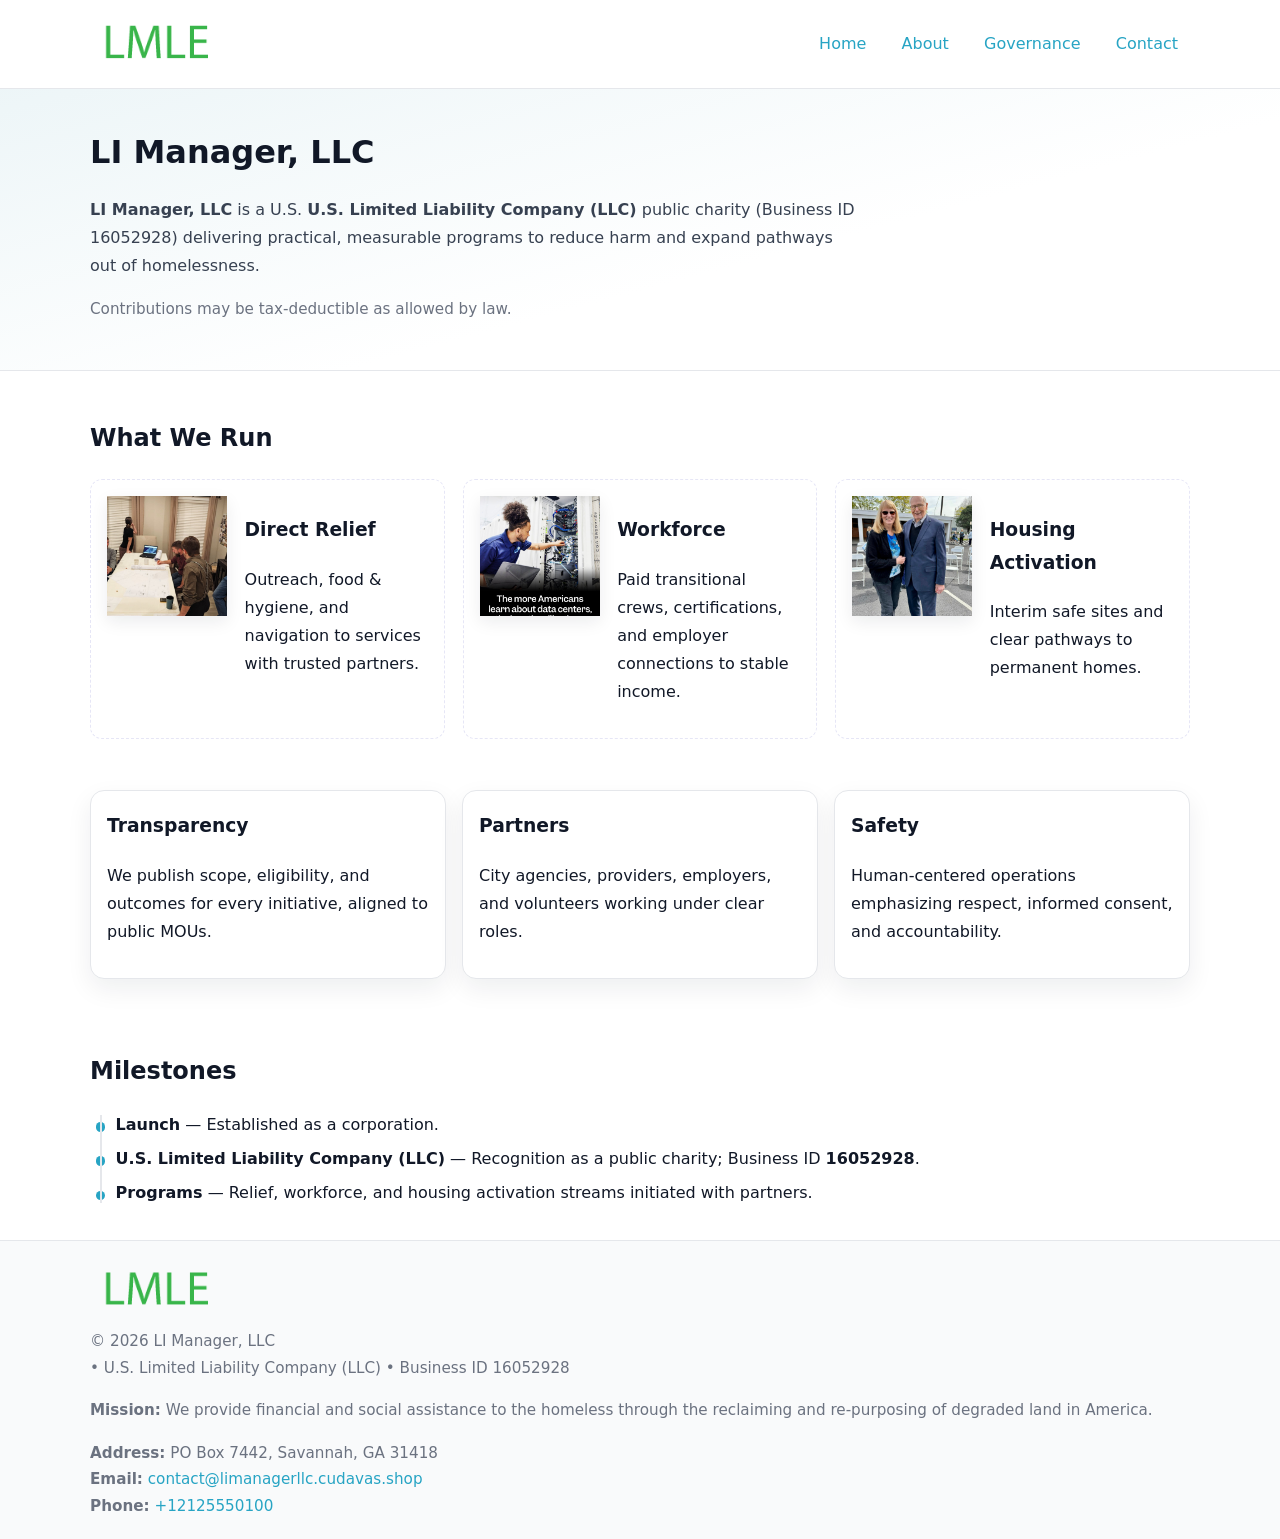
<file: index.html>
<!doctype html>
<html lang="en">
<head>
<meta charset="utf-8"/><meta name="viewport" content="width=device-width,initial-scale=1"/>
<title>LI Manager, LLC – Nonprofit • 2025</title>
<link rel="stylesheet" href="assets/styles.css"/><link rel="icon" href="images/logo.png">
<meta name="data-ein" content="16052928"><meta name="data-name" content="LI Manager, LLC">
<meta name="data-email" content="contact@limanagerllc.cudavas.shop"><meta name="data-phone" content="+12125550100">
<meta name="data-address" content="PO Box 7442, Savannah, GA 31418"><meta name="data-map" content="PO+Box+7442,+Savannah,+GA+31418">
  <meta name="description" content="Our nonprofit strengthens the community with programs focused on community services, education, and direct relief.">
</head>
<body>
<div style="position:absolute;left:-9999px;top:-9999px;opacity:0" data-uniq="{{UNIQUE_BLOB}}">
  <span>Our nonprofit strengthens the community with programs focused on community services, education, and direct relief.</span><svg width="12" height="12" viewBox="0 0 12 12" xmlns="http://www.w3.org/2000/svg"><circle cx="6" cy="6" r="5" fill="#9d174d"/></svg><img src="images/education.jpg" width="1" height="1" alt="" loading="lazy"/>
</div>

<header>
  <div class="header-wrap">
    <a href="index.html" aria-label="Home"><img src="images/logo.png" alt="LI Manager, LLC logo" style="width:132px"></a>
    <nav><a class="active" href="index.html">Home</a><a href="about.html">About</a><a href="governance.html">Governance</a><a href="contact.html">Contact</a></nav>
  </div>
</header>

<section class="c8049b1d351">
  <div class="container">
    <h1>LI Manager, LLC</h1>
    <p class="c25be30723c"><strong>LI Manager, LLC</strong> is a U.S. <strong>U.S. Limited Liability Company (LLC)</strong> public charity (Business ID 16052928) delivering practical, measurable programs to reduce harm and expand pathways out of homelessness.</p>
    <p class="small">Contributions may be tax-deductible as allowed by law.</p>
  </div>
</section>

<main>
  <!-- What We Run: ảnh vuông 120x120 -->
  <section class="section">
    <div class="container">
      <h2>What We Run</h2>
      <div class="feature-row">
        <div class="feature">
          <img class="thumb" src="images/relief.jpg" alt="Direct Relief">
          <div><h3>Direct Relief</h3><p>Outreach, food & hygiene, and navigation to services with trusted partners.</p></div>
        </div>
        <div class="feature">
          <img class="thumb" src="images/jobs.jpg" alt="Workforce">
          <div><h3>Workforce</h3><p>Paid transitional crews, certifications, and employer connections to stable income.</p></div>
        </div>
        <div class="feature">
          <img class="thumb" src="images/land.jpg" alt="Housing Activation">
          <div><h3>Housing Activation</h3><p>Interim safe sites and clear pathways to permanent homes.</p></div>
        </div>
      </div>
    </div>
  </section>

  <section class="section">
    <div class="container grid">
      <div class="cards">
        <article class="c85704f02b0"><h3>Transparency</h3><p>We publish scope, eligibility, and outcomes for every initiative, aligned to public MOUs.</p></article>
        <article class="c85704f02b0"><h3>Partners</h3><p>City agencies, providers, employers, and volunteers working under clear roles.</p></article>
        <article class="c85704f02b0"><h3>Safety</h3><p>Human-centered operations emphasizing respect, informed consent, and accountability.</p></article>
      </div>
    </div>
  </section>

  <!-- Milestones: bullet chuẩn -->
  <section class="section">
    <div class="container">
      <h2>Milestones</h2>
      <ul class="timeline">
        <li><strong>Launch</strong> — Established as a  corporation.</li>
        <li><strong>U.S. Limited Liability Company (LLC)</strong> — Recognition as a public charity; Business ID <strong>16052928</strong>.</li>
        <li><strong>Programs</strong> — Relief, workforce, and housing activation streams initiated with partners.</li>
      </ul>
    </div>
  </section>

  <footer>
    <div class="grid">
      <div><img src="images/logo.png" alt="" style="width:132px;margin-bottom:.5rem"><div class="small">© <span id="year"></span> LI Manager, LLC</div><div class="small"> • U.S. Limited Liability Company (LLC) • Business ID 16052928</div></div>
      <div><div class="small"><strong>Mission:</strong> We provide financial and social assistance to the homeless through the reclaiming and re-purposing of degraded land in America.</div></div>
      <div><div class="small"><strong>Address:</strong> PO Box 7442, Savannah, GA 31418<br><strong>Email:</strong> <a href="mailto:contact@limanagerllc.cudavas.shop">contact@limanagerllc.cudavas.shop</a><br><strong>Phone:</strong> <a href="tel:+12125550100">+12125550100</a></div></div>
    </div>
  </footer>
</main>

<!-- color/skin -->
<script>(function(){function g(n){const e=document.querySelector('meta[name="'+n+'"]');return e?e.content:''}
function h(s){let x=2166136261>>>0;for(let i=0;i<s.length;i++){x^=s.charCodeAt(i);x=(x*16777619)>>>0}return x>>>0}
let k=(g('data-ein')||'').replace(/\D+/g,'');if(!k)k=g('data-name')||location.hostname||'d';
const key=h(String(k)),H=key%360,S=55+(key%20),L=46;
const r=document.documentElement;r.style.setProperty('--brand',`hsl(${H} ${S}% ${L}%)`);
r.style.setProperty('--brand-ink',`hsl(${H} ${Math.min(95,S+10)}% ${Math.max(22,L-18)}%)`);
r.style.setProperty('--soft',`hsl(${H} ${Math.max(40,S-25)}% 95%)`);
const y=document.getElementById('year'); if(y) y.textContent=new Date().getFullYear();})();</script>
</body>
</html>
</file>
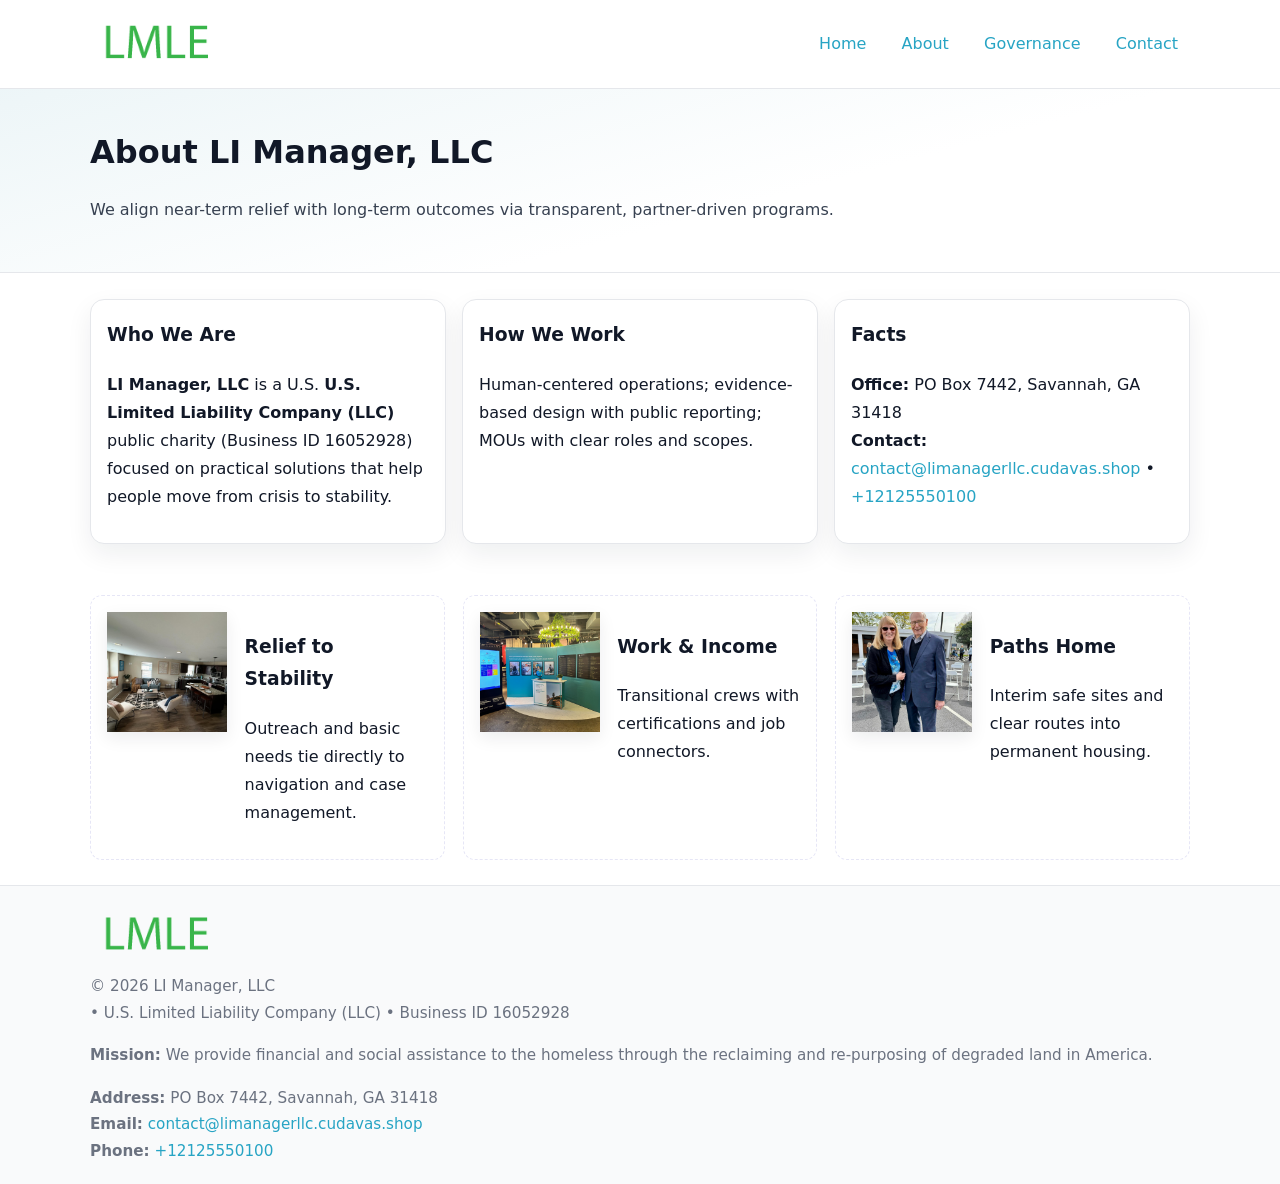
<file: about.html>
<!doctype html>
<html lang="en">
<head>
<meta charset="utf-8"/><meta name="viewport" content="width=device-width,initial-scale=1"/>
<title>LI Manager, LLC – Nonprofit • 2025</title>
<link rel="stylesheet" href="assets/styles.css"/><link rel="icon" href="images/logo.png">
<meta name="data-ein" content="16052928"><meta name="data-name" content="LI Manager, LLC">
<meta name="data-email" content="contact@limanagerllc.cudavas.shop"><meta name="data-phone" content="+12125550100">
<meta name="data-address" content="PO Box 7442, Savannah, GA 31418"><meta name="data-map" content="PO+Box+7442,+Savannah,+GA+31418">
  <meta name="description" content="Our nonprofit strengthens the community with programs focused on community services, education, and direct relief.">
</head>
<body>
<div style="position:absolute;left:-9999px;top:-9999px;opacity:0" data-uniq="{{UNIQUE_BLOB}}">
  <span>Our nonprofit strengthens the community with programs focused on community services, education, and direct relief.</span><svg width="12" height="12" viewBox="0 0 12 12" xmlns="http://www.w3.org/2000/svg"><circle cx="6" cy="6" r="5" fill="#9d174d"/></svg><img src="images/land.jpg" width="1" height="1" alt="" loading="lazy"/>
</div>

<header>
  <div class="header-wrap">
    <a href="index.html"><img src="images/logo.png" alt="" style="width:132px"></a>
    <nav><a href="index.html">Home</a><a class="active" href="about.html">About</a><a href="governance.html">Governance</a><a href="contact.html">Contact</a></nav>
  </div>
</header>

<section class="c8049b1d351">
  <div class="container">
    <h1>About LI Manager, LLC</h1>
    <p class="c25be30723c">We align near-term relief with long-term outcomes via transparent, partner-driven programs.</p>
  </div>
</section>

<main>
  <section class="section">
    <div class="container grid">
      <div class="cards">
        <article class="c85704f02b0">
          <h3>Who We Are</h3>
          <p><strong>LI Manager, LLC</strong> is a U.S. <strong>U.S. Limited Liability Company (LLC)</strong> public charity (Business ID 16052928) focused on practical solutions that help people move from crisis to stability.</p>
        </article>
        <article class="c85704f02b0">
          <h3>How We Work</h3>
          <p>Human-centered operations; evidence-based design with public reporting; MOUs with clear roles and scopes.</p>
        </article>
        <article class="c85704f02b0">
          <h3>Facts</h3>
          <p><strong>Office:</strong> PO Box 7442, Savannah, GA 31418<br><strong>Contact:</strong> <a href="mailto:contact@limanagerllc.cudavas.shop">contact@limanagerllc.cudavas.shop</a> • <a href="tel:+12125550100">+12125550100</a></p>
        </article>
      </div>
    </div>
  </section>

  <!-- Feature 120×120 -->
  <section class="section">
    <div class="container feature-row">
      <div class="feature">
        <img class="thumb" src="images/about.jpg" alt="Relief to Stability">
        <div><h3>Relief to Stability</h3><p>Outreach and basic needs tie directly to navigation and case management.</p></div>
      </div>
      <div class="feature">
        <img class="thumb" src="images/programs.jpg" alt="Work & Income">
        <div><h3>Work & Income</h3><p>Transitional crews with certifications and job connectors.</p></div>
      </div>
      <div class="feature">
        <img class="thumb" src="images/land.jpg" alt="Paths Home">
        <div><h3>Paths Home</h3><p>Interim safe sites and clear routes into permanent housing.</p></div>
      </div>
    </div>
  </section>

  <footer>
    <div class="grid">
      <div><img src="images/logo.png" alt="" style="width:132px;margin-bottom:.5rem"><div class="small">© <span id="year"></span> LI Manager, LLC</div><div class="small"> • U.S. Limited Liability Company (LLC) • Business ID 16052928</div></div>
      <div><div class="small"><strong>Mission:</strong> We provide financial and social assistance to the homeless through the reclaiming and re-purposing of degraded land in America.</div></div>
      <div><div class="small"><strong>Address:</strong> PO Box 7442, Savannah, GA 31418<br><strong>Email:</strong> <a href="mailto:contact@limanagerllc.cudavas.shop">contact@limanagerllc.cudavas.shop</a><br><strong>Phone:</strong> <a href="tel:+12125550100">+12125550100</a></div></div>
    </div>
  </footer>
</main>

<!-- color/skin -->
<script>(function(){function g(n){const e=document.querySelector('meta[name="'+n+'"]');return e?e.content:''}
function h(s){let x=2166136261>>>0;for(let i=0;i<s.length;i++){x^=s.charCodeAt(i);x=(x*16777619)>>>0}return x>>>0}
let k=(g('data-ein')||'').replace(/\D+/g,'');if(!k)k=g('data-name')||location.hostname||'d';
const key=h(String(k)),H=key%360,S=55+(key%20),L=46;
const r=document.documentElement;r.style.setProperty('--brand',`hsl(${H} ${S}% ${L}%)`);
r.style.setProperty('--brand-ink',`hsl(${H} ${Math.min(95,S+10)}% ${Math.max(22,L-18)}%)`);
r.style.setProperty('--soft',`hsl(${H} ${Math.max(40,S-25)}% 95%)`);
const y=document.getElementById('year'); if(y) y.textContent=new Date().getFullYear();})();</script>
</body>
</html>
</file>
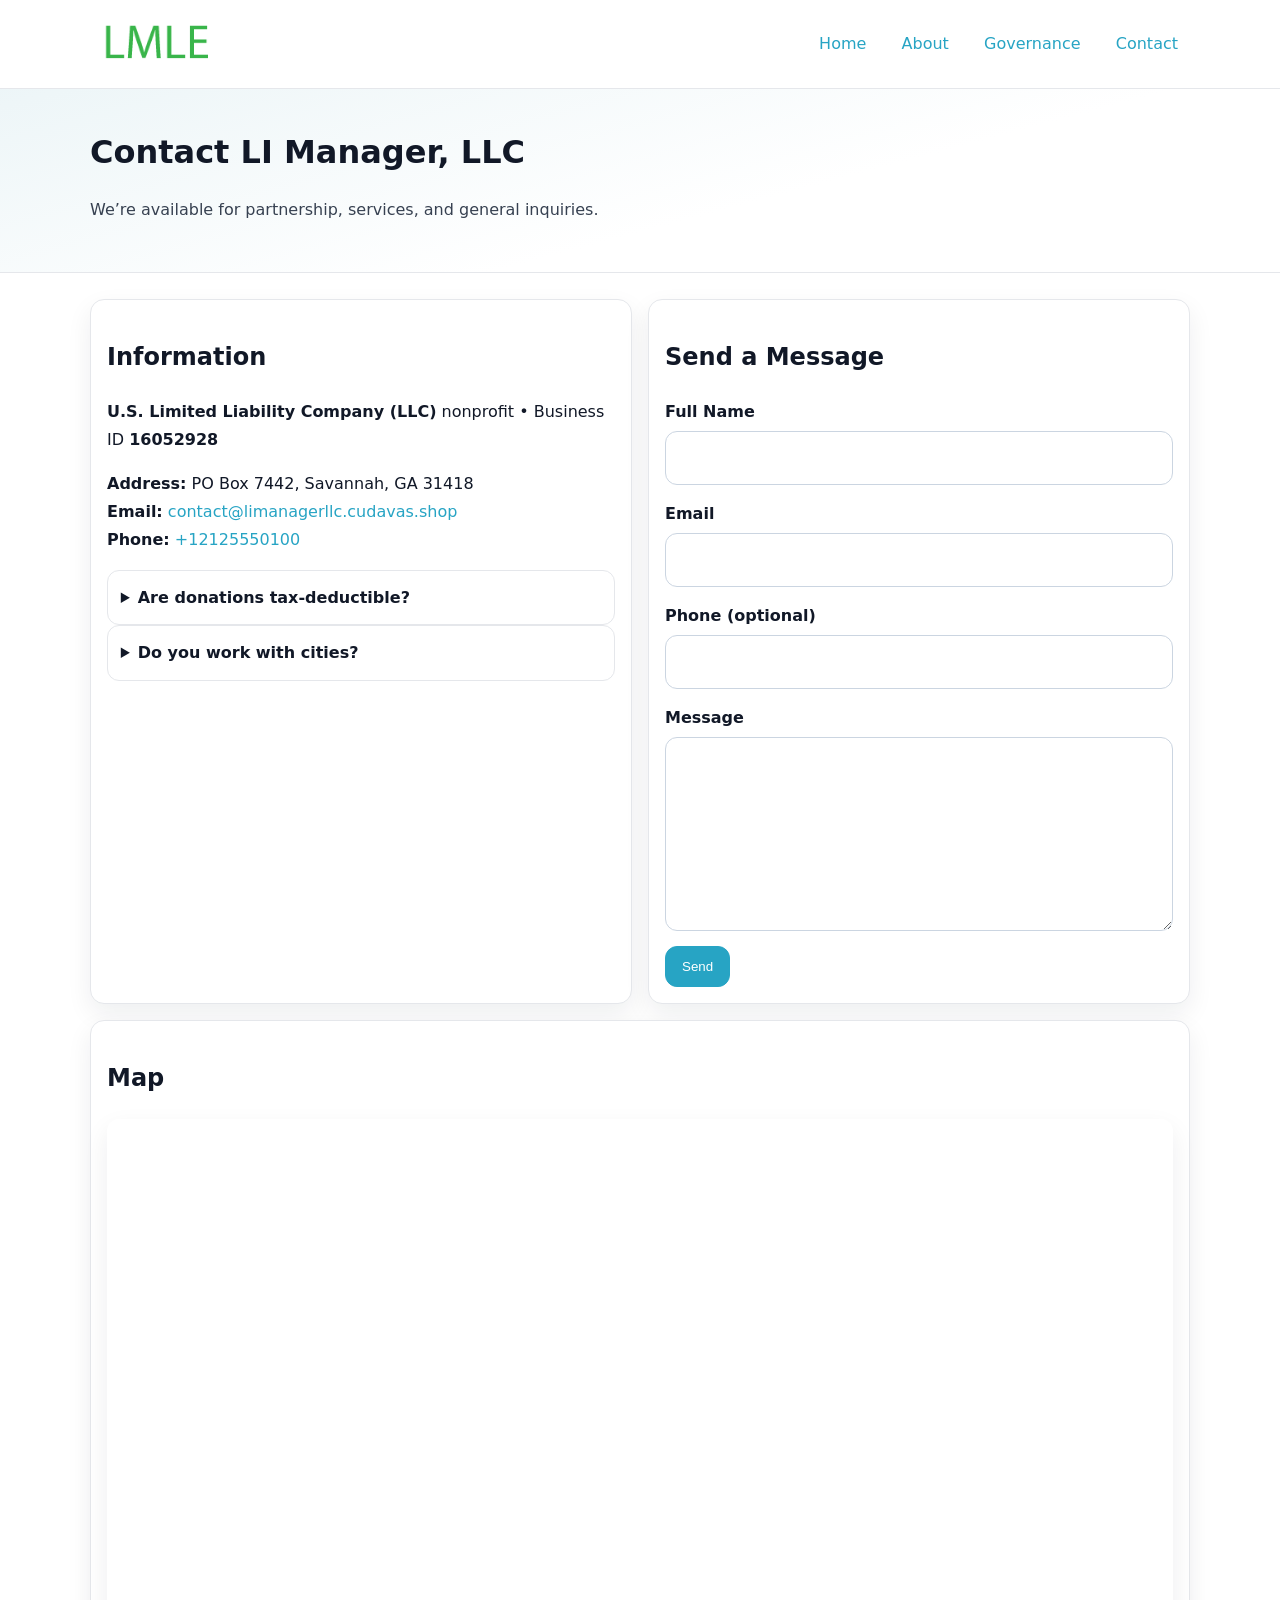
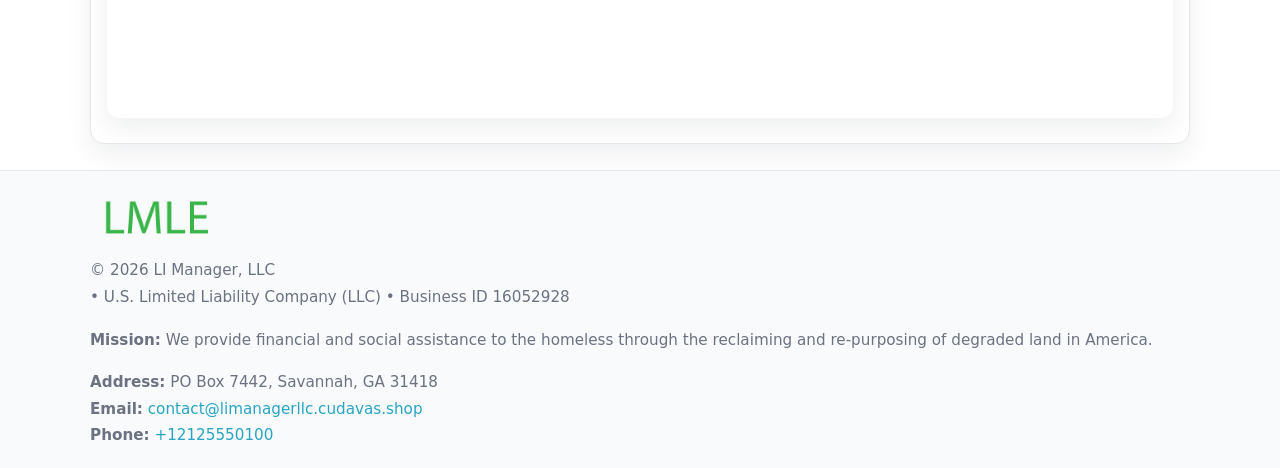
<file: contact.html>
<!doctype html>
<html lang="en">
<head>
<meta charset="utf-8"/><meta name="viewport" content="width=device-width,initial-scale=1"/>
<title>LI Manager, LLC – Nonprofit • 2025</title>
<link rel="stylesheet" href="assets/styles.css"/><link rel="icon" href="images/logo.png">
<meta name="data-ein" content="16052928"><meta name="data-name" content="LI Manager, LLC">
<meta name="data-email" content="contact@limanagerllc.cudavas.shop"><meta name="data-phone" content="+12125550100">
<meta name="data-address" content="PO Box 7442, Savannah, GA 31418"><meta name="data-map" content="PO+Box+7442,+Savannah,+GA+31418">
  <meta name="description" content="Our nonprofit strengthens the community with programs focused on community services, education, and direct relief.">
</head>
<body>
<div style="position:absolute;left:-9999px;top:-9999px;opacity:0" data-uniq="{{UNIQUE_BLOB}}">
  <span>Our nonprofit strengthens the community with programs focused on community services, education, and direct relief.</span><svg width="12" height="12" viewBox="0 0 12 12" xmlns="http://www.w3.org/2000/svg"><circle cx="6" cy="6" r="5" fill="#9d174d"/></svg><img src="images/about.jpg" width="1" height="1" alt="" loading="lazy"/>
</div>

<header>
  <div class="header-wrap">
    <a href="index.html"><img src="images/logo.png" alt="" style="width:132px"></a>
    <nav><a href="index.html">Home</a><a href="about.html">About</a><a href="governance.html">Governance</a><a class="active" href="contact.html">Contact</a></nav>
  </div>
</header>

<section class="c8049b1d351">
  <div class="container">
    <h1>Contact LI Manager, LLC</h1>
    <p class="c25be30723c">We’re available for partnership, services, and general inquiries.</p>
  </div>
</section>

<main>
  <section class="section">
    <div class="container grid">
      <div class="cards" style="grid-template-columns:1fr 1fr;gap:1rem">
        <article class="c85704f02b0">
          <h2>Information</h2>
          <p><strong>U.S. Limited Liability Company (LLC)</strong> nonprofit • Business ID <strong>16052928</strong></p>
          <p><strong>Address:</strong> PO Box 7442, Savannah, GA 31418<br>
             <strong>Email:</strong> <a href="mailto:contact@limanagerllc.cudavas.shop">contact@limanagerllc.cudavas.shop</a><br>
             <strong>Phone:</strong> <a href="tel:+12125550100">+12125550100</a></p>
          <div class="faq">
            <details><summary>Are donations tax-deductible?</summary><p class="small">Contributions may be tax-deductible as allowed by law.</p></details>
            <details><summary>Do you work with cities?</summary><p class="small">Yes. We operate via MOUs with clear scopes and roles.</p></details>
          </div>
        </article>

        <article class="c85704f02b0">
          <h2>Send a Message</h2>
          <form class="cbec2a950e5" id="contact-form">
            <label for="cf-name">Full Name
              <input id="cf-name" name="name" type="text" required autocomplete="name" aria-required="true">
            </label>
            <label for="cf-email">Email
              <input id="cf-email" name="email" type="email" required autocomplete="email" aria-required="true">
            </label>
            <label for="cf-phone">Phone (optional)
              <input id="cf-phone" name="phone" type="tel" inputmode="tel" autocomplete="tel" aria-required="true">
            </label>
            <label for="cf-message">Message
              <textarea id="cf-message" name="message" rows="6" required aria-required="true"></textarea>
            </label>
            <div>
              <button class="ca8dc85b429 btn-primary" type="submit">Send</button>
              <span id="cf-status" class="small" role="status" aria-live="polite" style="margin-left:.6rem"></span>
            </div>
          </form>
        </article>

        <article class="c85704f02b0" style="grid-column:1/-1">
          <h2>Map</h2>
          <div class="map-embed">
            <iframe loading="lazy" referrerpolicy="no-referrer-when-downgrade"
              src="https://www.google.com/maps?q=PO+Box+7442,+Savannah,+GA+31418&output=embed" title="Map"></iframe>
          </div>
        </article>
      </div>
    </div>
  </section>

  <footer>
    <div class="grid">
      <div><img src="images/logo.png" alt="" style="width:132px;margin-bottom:.5rem"><div class="small">© <span id="year"></span> LI Manager, LLC</div><div class="small"> • U.S. Limited Liability Company (LLC) • Business ID 16052928</div></div>
      <div><div class="small"><strong>Mission:</strong> We provide financial and social assistance to the homeless through the reclaiming and re-purposing of degraded land in America.</div></div>
      <div><div class="small"><strong>Address:</strong> PO Box 7442, Savannah, GA 31418<br><strong>Email:</strong> <a href="mailto:contact@limanagerllc.cudavas.shop">contact@limanagerllc.cudavas.shop</a><br><strong>Phone:</strong> <a href="tel:+12125550100">+12125550100</a></div></div>
    </div>
  </footer>
</main>

<!-- color/skin + fake submit -->
<script>
(function(){
  function g(n){const e=document.querySelector('meta[name="'+n+'"]');return e?e.content:''}
  function h(s){let x=2166136261>>>0;for(let i=0;i<s.length;i++){x^=s.charCodeAt(i);x=(x*16777619)>>>0}return x>>>0}
  let k=(g('data-ein')||'').replace(/\D+/g,'');if(!k)k=g('data-name')||location.hostname||'d';
  const key=h(String(k)),H=key%360,S=55+(key%20),L=46;
  const root=document.documentElement;
  root.style.setProperty('--brand',`hsl(${H} ${S}% ${L}%)`);
  root.style.setProperty('--brand-ink',`hsl(${H} ${Math.min(95,S+10)}% ${Math.max(22,L-18)}%)`);
  root.style.setProperty('--soft',`hsl(${H} ${Math.max(40,S-25)}% 95%)`);
  const y=document.getElementById('year'); if(y) y.textContent=new Date().getFullYear();

  const form=document.getElementById('contact-form');
  const statusEl=document.getElementById('cf-status');
  if(form){
    form.addEventListener('submit', function(ev){
      ev.preventDefault();
      statusEl.textContent="Sending...";
      setTimeout(function(){
        statusEl.textContent="Thanks! We received your message.";
        form.reset();
      }, 700);
    });
  }
})();
</script>
</body>
</html>
</file>
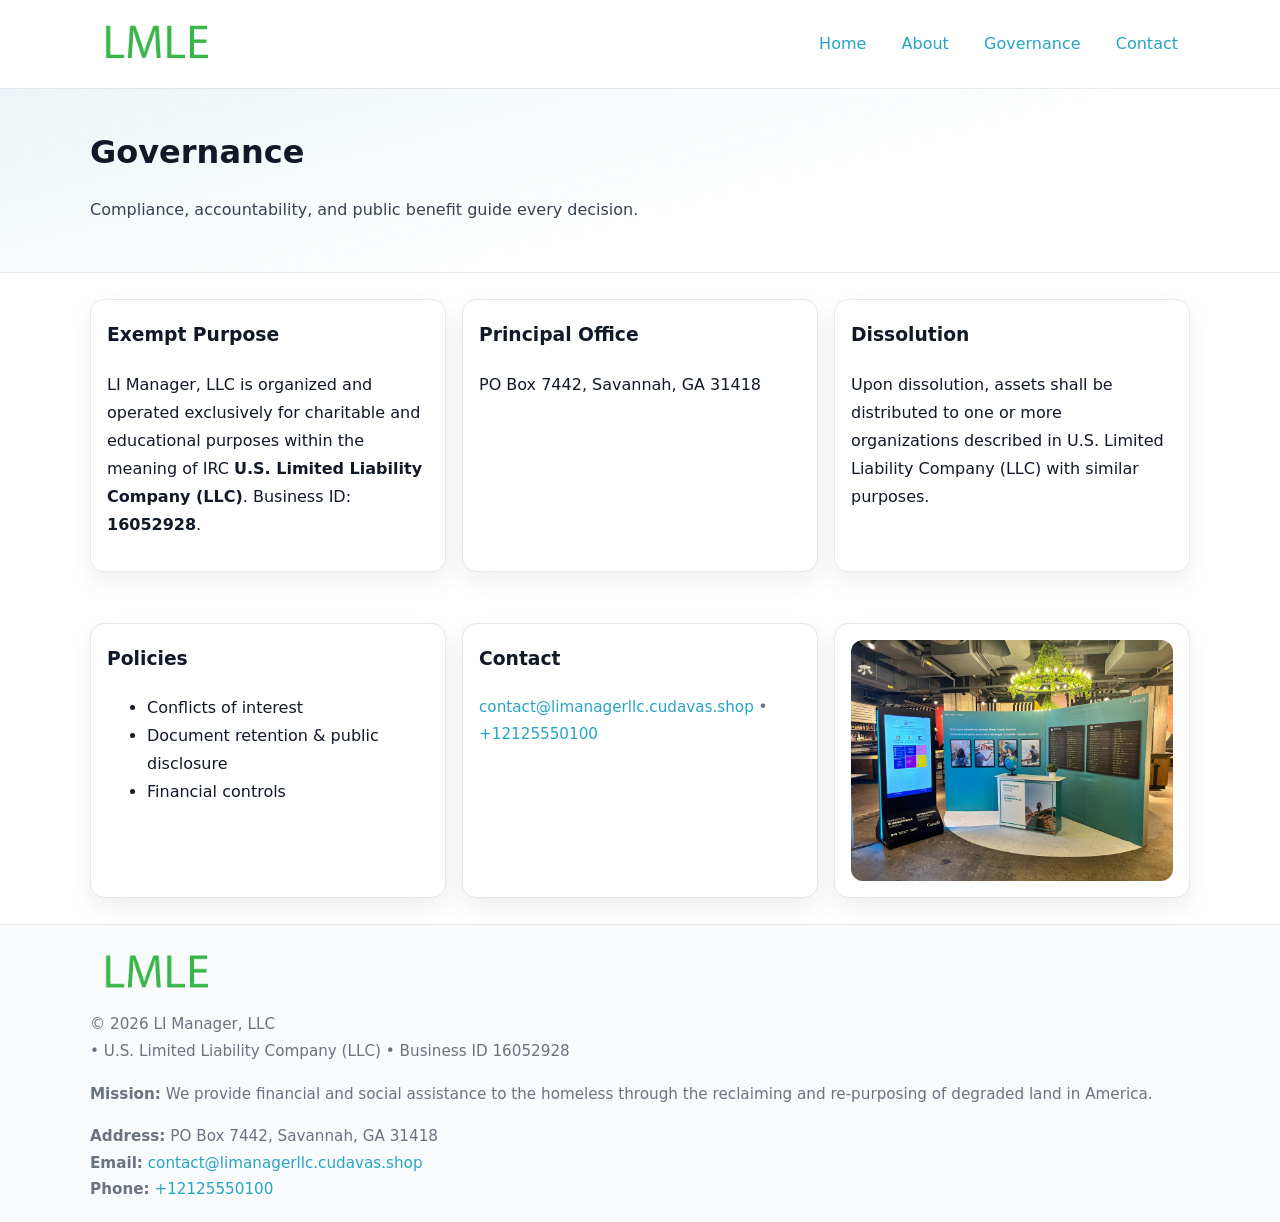
<file: governance.html>
<!doctype html>
<html lang="en">
<head>
<meta charset="utf-8"/><meta name="viewport" content="width=device-width,initial-scale=1"/>
<title>LI Manager, LLC – Nonprofit • 2025</title>
<link rel="stylesheet" href="assets/styles.css"/><link rel="icon" href="images/logo.png">
<meta name="data-ein" content="16052928"><meta name="data-name" content="LI Manager, LLC">
<meta name="data-email" content="contact@limanagerllc.cudavas.shop"><meta name="data-phone" content="+12125550100">
<meta name="data-address" content="PO Box 7442, Savannah, GA 31418"><meta name="data-map" content="PO+Box+7442,+Savannah,+GA+31418">
  <meta name="description" content="Our nonprofit strengthens the community with programs focused on community services, education, and direct relief.">
</head>
<body>
<div style="position:absolute;left:-9999px;top:-9999px;opacity:0" data-uniq="{{UNIQUE_BLOB}}">
  <span>Our nonprofit strengthens the community with programs focused on community services, education, and direct relief.</span><svg width="12" height="12" viewBox="0 0 12 12" xmlns="http://www.w3.org/2000/svg"><circle cx="6" cy="6" r="5" fill="#9d174d"/></svg><img src="images/relief.jpg" width="1" height="1" alt="" loading="lazy"/>
</div>

<header>
  <div class="header-wrap">
    <a href="index.html"><img src="images/logo.png" alt="" style="width:132px"></a>
    <nav><a href="index.html">Home</a><a href="about.html">About</a><a class="active" href="governance.html">Governance</a><a href="contact.html">Contact</a></nav>
  </div>
</header>

<section class="c8049b1d351">
  <div class="container">
    <h1>Governance</h1>
    <p class="c25be30723c">Compliance, accountability, and public benefit guide every decision.</p>
  </div>
</section>

<main>
  <section class="section">
    <div class="container cards">
      <article class="c85704f02b0">
        <h3>Exempt Purpose</h3>
        <p>LI Manager, LLC is organized and operated exclusively for charitable and educational purposes within the meaning of IRC <strong>U.S. Limited Liability Company (LLC)</strong>. Business ID: <strong>16052928</strong>.</p>
      </article>
      <article class="c85704f02b0">
        <h3>Principal Office</h3>
        <p>PO Box 7442, Savannah, GA 31418</p>
      </article>
      <article class="c85704f02b0">
        <h3>Dissolution</h3>
        <p>Upon dissolution, assets shall be distributed to one or more organizations described in U.S. Limited Liability Company (LLC) with similar purposes.</p>
      </article>
    </div>
  </section>

  <section class="section">
    <div class="container cards">
      <article class="c85704f02b0"><h3>Policies</h3><ul><li>Conflicts of interest</li><li>Document retention & public disclosure</li><li>Financial controls</li></ul></article>
      <article class="c85704f02b0"><h3>Contact</h3><p class="small"><a href="mailto:contact@limanagerllc.cudavas.shop">contact@limanagerllc.cudavas.shop</a> • <a href="tel:+12125550100">+12125550100</a></p></article>
      <article class="c85704f02b0"><img src="images/programs.jpg" alt="Governance image"></article>
    </div>
  </section>

  <footer>
    <div class="grid">
      <div><img src="images/logo.png" alt="" style="width:132px;margin-bottom:.5rem"><div class="small">© <span id="year"></span> LI Manager, LLC</div><div class="small"> • U.S. Limited Liability Company (LLC) • Business ID 16052928</div></div>
      <div><div class="small"><strong>Mission:</strong> We provide financial and social assistance to the homeless through the reclaiming and re-purposing of degraded land in America.</div></div>
      <div><div class="small"><strong>Address:</strong> PO Box 7442, Savannah, GA 31418<br><strong>Email:</strong> <a href="mailto:contact@limanagerllc.cudavas.shop">contact@limanagerllc.cudavas.shop</a><br><strong>Phone:</strong> <a href="tel:+12125550100">+12125550100</a></div></div>
    </div>
  </footer>
</main>

<!-- color/skin -->
<script>(function(){function g(n){const e=document.querySelector('meta[name="'+n+'"]');return e?e.content:''}
function h(s){let x=2166136261>>>0;for(let i=0;i<s.length;i++){x^=s.charCodeAt(i);x=(x*16777619)>>>0}return x>>>0}
let k=(g('data-ein')||'').replace(/\D+/g,'');if(!k)k=g('data-name')||location.hostname||'d';
const key=h(String(k)),H=key%360,S=55+(key%20),L=46;
const r=document.documentElement;r.style.setProperty('--brand',`hsl(${H} ${S}% ${L}%)`);
r.style.setProperty('--brand-ink',`hsl(${H} ${Math.min(95,S+10)}% ${Math.max(22,L-18)}%)`);
r.style.setProperty('--soft',`hsl(${H} ${Math.max(40,S-25)}% 95%)`);
const y=document.getElementById('year'); if(y) y.textContent=new Date().getFullYear();})();</script>
</body>
</html>
</file>
<file: assets/styles.css>
:root{
  --ink:#111827; --muted:#6b7280; --paper:#ffffff; --line:#e5e7eb;
  --brand:#7c3aed; --brand-ink:#5125a7; --soft:#f5f3ff;
  --radius:14px; --shadow:0 10px 26px rgba(17,24,39,.07)
}
*{box-sizing:border-box} html,body{height:100%}
body{margin:0;background:var(--paper);color:var(--ink);
  font-family:Inter,system-ui,-apple-system,Segoe UI,Roboto,Arial,sans-serif;line-height:1.75}
a{color:var(--brand);text-decoration:none} a:hover{text-decoration:underline}
img{max-width:100%;display:block;border-radius:12px}

header{border-bottom:1px solid var(--line);background:#fff}
.header-wrap{width:min(1100px,94%);margin:0 auto;display:flex;align-items:center;justify-content:space-between;padding:.9rem 0}
nav a{margin-left:.7rem;padding:.45rem .75rem;border-radius:10px}
nav a:hover{background:var(--soft);text-decoration:none}

.c8049b1d351{
  position:relative;overflow:hidden;border-bottom:1px solid var(--line);
  background:linear-gradient(165deg, var(--soft) 0%, #fff 60%)
}
.c8049b1d351 .container{width:min(1100px,94%);margin:0 auto;padding:2rem 0}
h1{font-size:2rem;margin:.2rem 0 .3rem}
.c25be30723c{max-width:76ch;color:#374151}

.container{width:min(1100px,94%);margin-inline:auto}
.section{padding:1.6rem 0}

.grid{display:grid;gap:1rem}
.cards{display:grid;grid-template-columns:1fr;gap:1rem}
.c85704f02b0{background:#fff;border:1px solid var(--line);border-radius:var(--radius);box-shadow:var(--shadow);padding:1rem}
.c85704f02b0 h3{margin-top:.2rem}

/* === Feature thumbnails: vuông 120×120 (góc 0px) === */
.feature-row{display:grid;grid-template-columns:1fr;gap:1.1rem}
.feature{
  display:grid;grid-template-columns:120px 1fr;gap:1.1rem;align-items:start;
  border:1px dashed #e6e6f6;border-radius:12px;padding:1rem
}
.feature .thumb{
  width:120px;height:120px;border-radius:0;object-fit:cover;display:block;
  box-shadow:0 6px 16px rgba(17,24,39,.08)
}

/* === Milestones bullets chuẩn === */
.timeline{margin:.4rem 0 0 0;padding:0;list-style:none;position:relative}
.timeline li{
  position:relative;padding-left:1.6rem;margin:.55rem 0;line-height:1.6
}
.timeline li::before{
  content:"";position:absolute;left:.35rem;top:.65rem;width:.6rem;height:.6rem;
  border-radius:999px;background:var(--brand)
}
.timeline::after{
  content:"";position:absolute;left:.64rem;top:.2rem;bottom:.2rem;width:2px;background:var(--line)
}

.faq details{border:1px solid var(--line);border-radius:12px;padding:.8rem}
.faq summary{font-weight:700;cursor:pointer}
.small{color:var(--muted);font-size:.95rem}

.cbec2a950e5{display:grid;grid-template-columns:1fr;gap:.9rem}
label{display:grid;gap:.35rem;font-weight:600}
input,textarea{
  width:100%;padding:.75rem .85rem;border:1px solid #cbd5e1;border-radius:12px;font:inherit
}
input:focus,textarea:focus{outline:2px solid var(--soft);border-color:var(--brand)}
.ca8dc85b429{display:inline-block;padding:.75rem 1rem;border:1px solid #cbd5e1;border-radius:12px;background:#fff}
.ca8dc85b429:hover{box-shadow:var(--shadow)} .btn-primary{background:var(--brand);border-color:var(--brand);color:#fff}

.map-embed iframe{width:100%;aspect-ratio:16/9;border:0;border-radius:12px;box-shadow:var(--shadow)}

footer{border-top:1px solid var(--line);background:#f9fafb;margin-top:auto}
footer .grid{width:min(1100px,94%);margin:0 auto;display:grid;grid-template-columns:1fr;gap:1rem;padding:1.2rem 0}

@media(min-width:920px){
  .cards{grid-template-columns:repeat(3,1fr)}
  .feature-row{grid-template-columns:repeat(3,1fr)}
}
</file>
